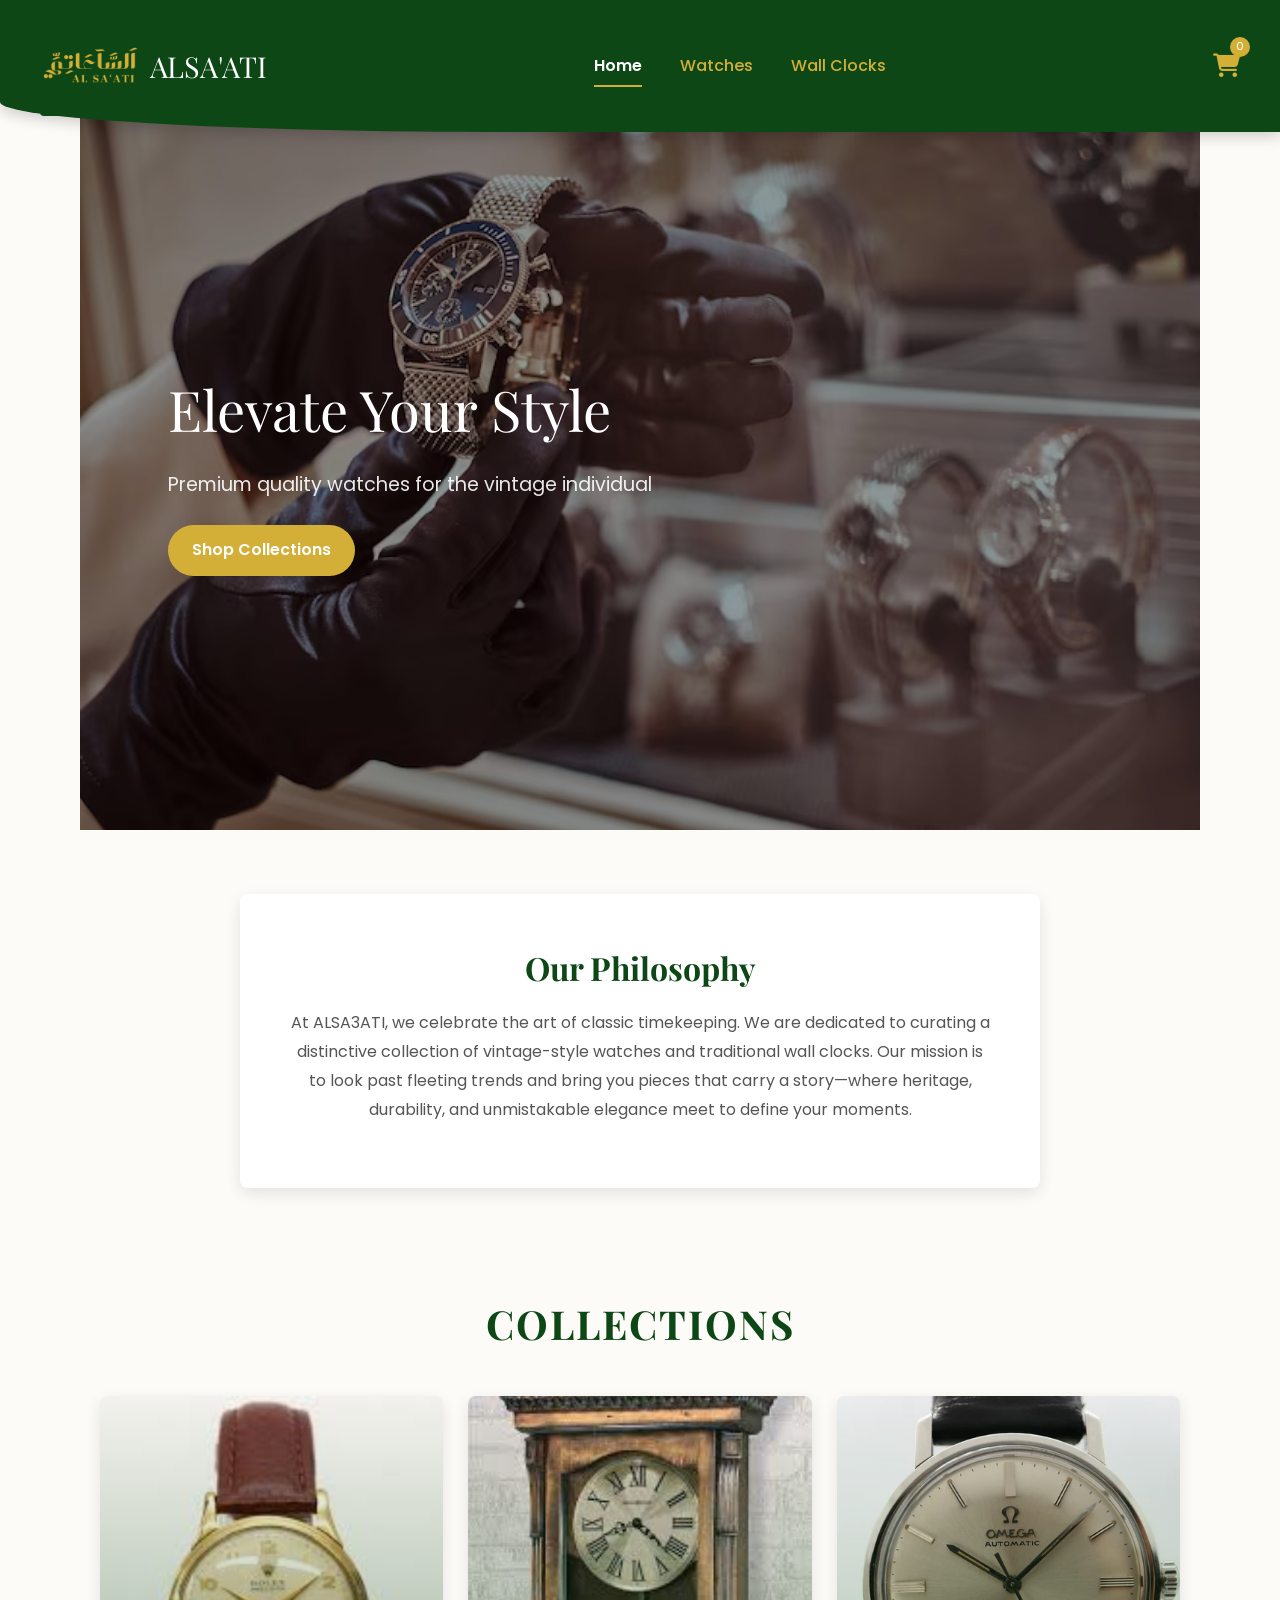
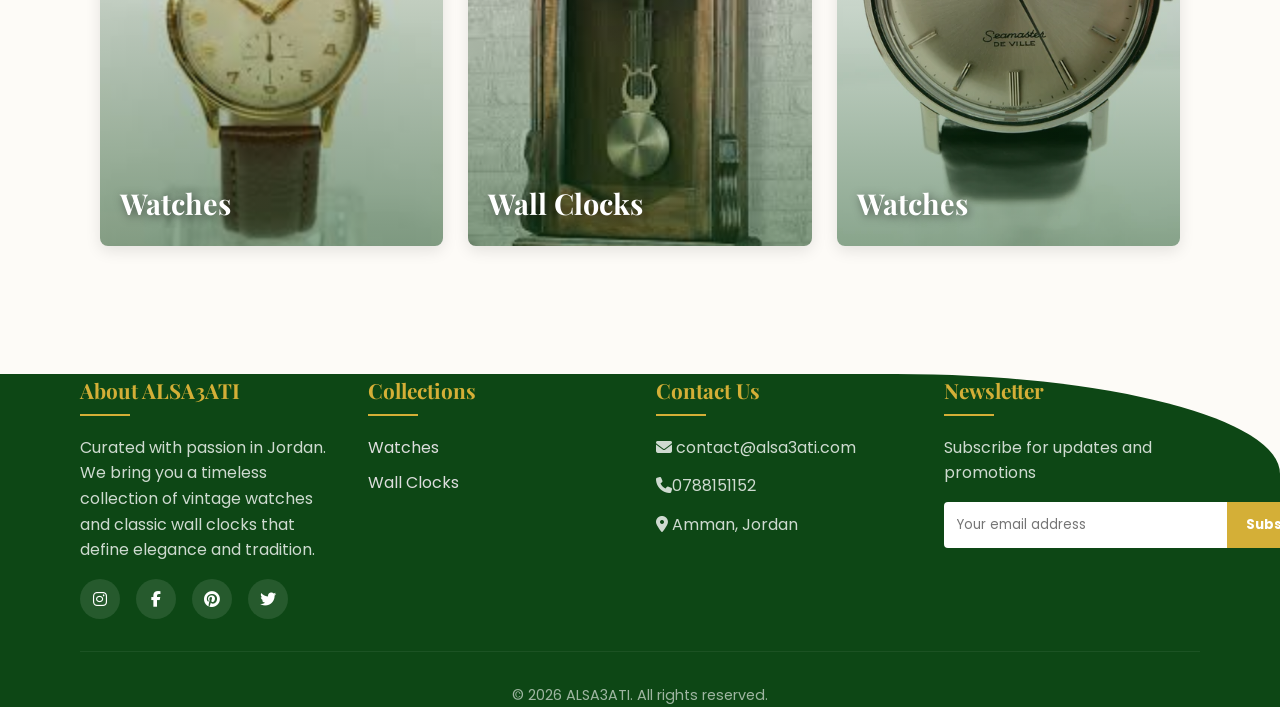
<file: index.html>
<!DOCTYPE html>
<html lang="en">
<head>
    <meta charset="UTF-8">
    <meta name="viewport" content="width=device-width, initial-scale=1.0">
    <title>ALSA'ATI | Vintage Watches</title>
    <link href="https://fonts.googleapis.com/css2?family=Playfair+Display:wght@700&family=Poppins:wght@300;400;600&display=swap" rel="stylesheet">
    <link rel="stylesheet" href="style.css">
    <link rel="stylesheet" href="https://cdnjs.cloudflare.com/ajax/libs/font-awesome/6.4.0/css/all.min.css">
    <link rel="icon" type="images/jpg" href="images/ALSA3ATI logo.png">
</head>
<body>
    <header>
        <div class="container header-container">
            <div class="logo">
                <img src="images/ALSA3ATI logo.png" alt="ALSA3ATI Logo">
                <h1>ALSA'ATI</h1>
            </div>
            <nav>
                <ul>
                    <li><a href="index.html" class="active">Home</a></li>
                    <li><a href="watches.html">Watches</a></li>
                    <li><a href="wallClocks.html">Wall Clocks</a></li>
                </ul>
            </nav>
            <div class="cart-icon" id="cartToggle">
                <i class="fas fa-shopping-cart"></i>
                <span class="cart-count">0</span>
            </div>
        </div>
    </header>

    <div class="overlay" id="overlay"></div>

    <main class="container">
        <section class="hero-banner" style="background-image: url('images/main.avif');">
            <div class="banner-content">
                <h1>Elevate Your Style</h1>
                <p>Premium quality watches for the vintage individual</p>
                <a href="watches.html" class="btn">Shop Collections</a>
            </div>
        </section>

        <section class="intro-section">
            <h2>Our Philosophy</h2>
            <p>At ALSA3ATI, we celebrate the art of classic timekeeping. We are dedicated to curating a distinctive collection of vintage-style watches and traditional wall clocks. Our mission is to look past fleeting trends and bring you pieces that carry a story—where heritage, durability, and unmistakable elegance meet to define your moments.</p>
        </section>

        <section class="collections">
            <h2>Collections</h2>
            <div class="collection-grid">
                <div class="in-grid">
                <a href="watches.html" class="collection-card">
                    <img src="images/rolexVintage.jpg" alt="Original Collection">
                    <h3>Watches</h3>
                </a>
                
                </div>
                <div class="in-grid">
                <a href="wallClocks.html" class="collection-card">
                    <img src="images/wallVintage.jpg" alt="Collapse Collection">
                    <h3>Wall Clocks</h3>
                </a>
                </div>
                <div class="in-grid">
                    <a href="watches.html" class="collection-card">
                    <img src="images/omegaVintage.webp" alt="Original Collection">
                    <h3>Watches</h3>
                </a>
                </div>
                
            </div>
        </section>
    </main>

    <div class="cart-sidebar" id="cartSidebar">
        <div class="cart-header">
            <h3>Your Cart</h3>
            <button class="close-cart" id="closeCart">×</button>
        </div>
        <div class="cart-items" id="cartItems">
            <p class="empty-cart">Your cart is empty</p>
        </div>
        <div class="cart-total">
            <p>Total: $<span id="cartTotal">0.00</span></p>
            <button class="checkout-btn">Proceed to Checkout</button>
        </div>
    </div>

    <footer>
        <div class="container">
            <div class="footer-content">
                <div class="footer-section">
                    <h3>About ALSA3ATI</h3>
                    <p>Curated with passion in Jordan. We bring you a timeless collection of vintage watches and classic wall clocks that define elegance and tradition.</p>
                    <div class="social-links">
                        <a href="#"><i class="fab fa-instagram"></i></a>
                        <a href="#"><i class="fab fa-facebook-f"></i></a>
                        <a href="#"><i class="fab fa-pinterest"></i></a>
                        <a href="#"><i class="fab fa-twitter"></i></a>
                    </div>
                </div>
                <div class="footer-section">
                    <h3>Collections</h3>
                    <ul>
                        <li><a href="watches.html">Watches</a></li>
                        <li><a href="wallClocks.html">Wall Clocks</a></li>
                    </ul>
                </div>
                <div class="footer-section">
                    <h3>Contact Us</h3>
                    <p><i class="fas fa-envelope"></i> contact@alsa3ati.com</p>
                    <p><i class="fas fa-phone"></i>0788151152</p>
                    <p><i class="fas fa-map-marker-alt"></i> Amman, Jordan</p>
                </div>
                <div class="footer-section">
                    <h3>Newsletter</h3>
                    <p>Subscribe for updates and promotions</p>
                    <form class="newsletter-form">
                        <input type="email" placeholder="Your email address" required>
                        <button type="submit">Subscribe</button>
                    </form>
                </div>
            </div>
            <div class="copyright">
                <p>&copy; 2026 ALSA3ATI. All rights reserved.</p>
            </div>
        </div>
    </footer>

    <script src="main.js"></script>
</body>
</html>
</file>
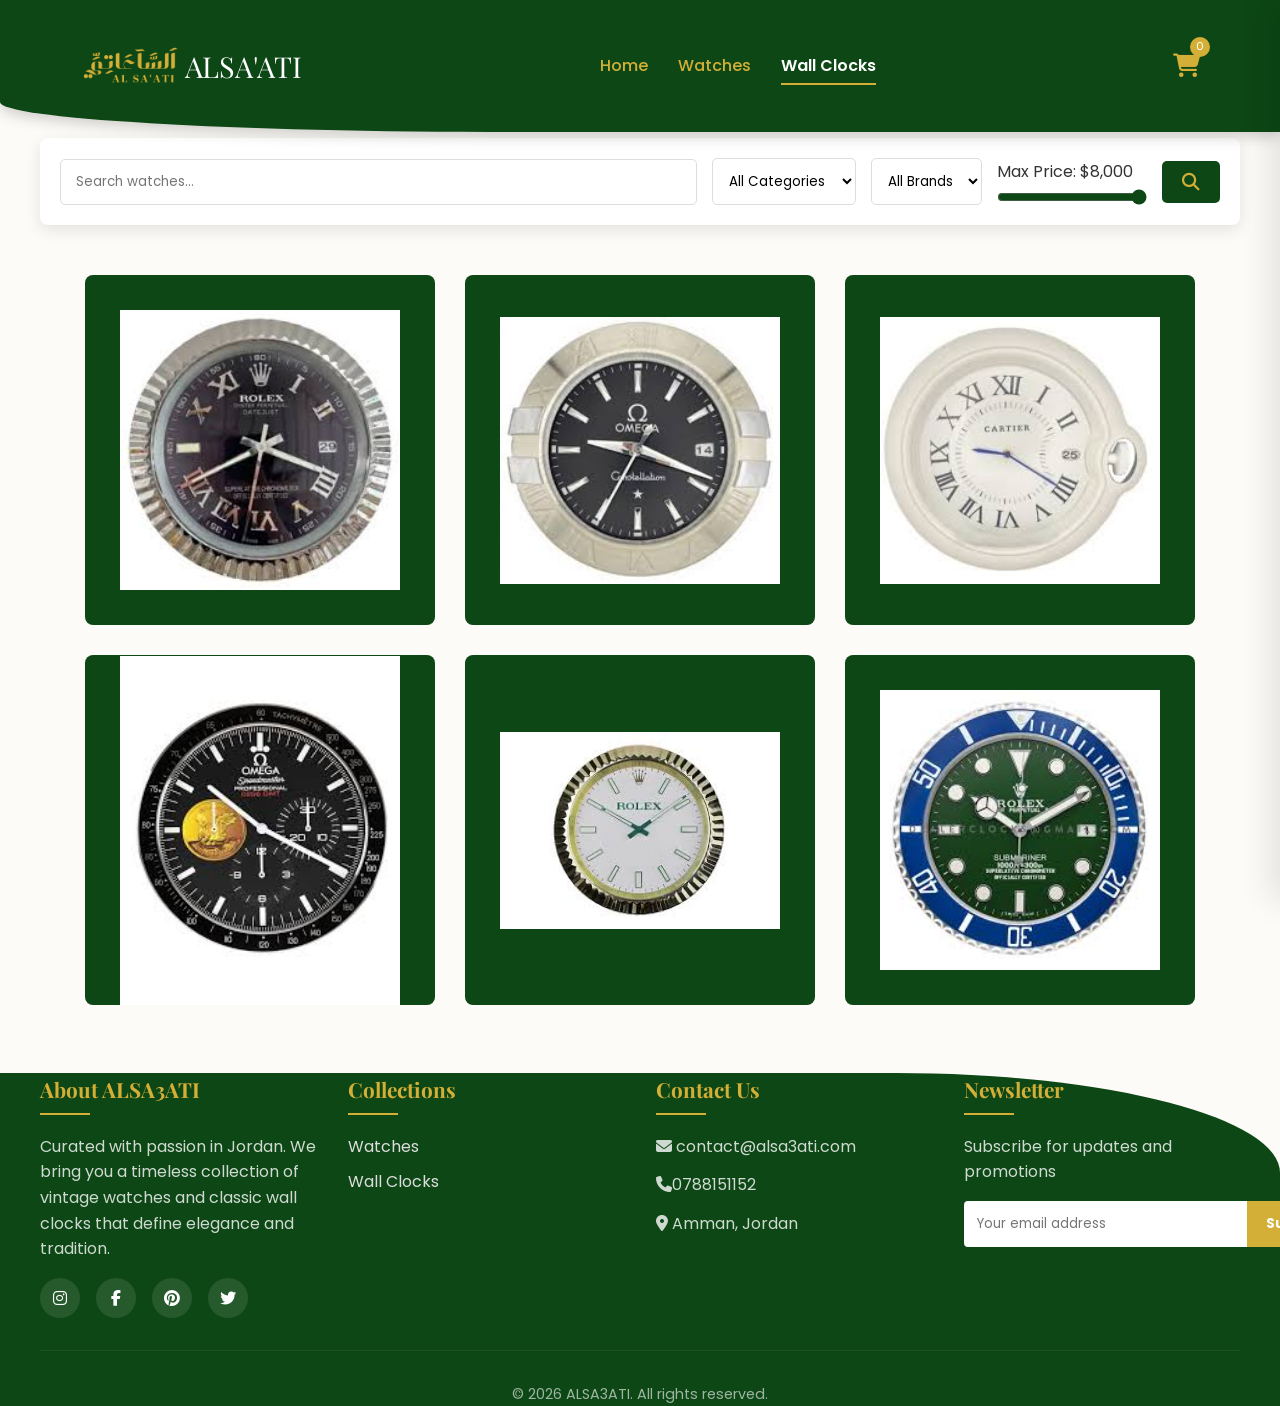
<file: wallClocks.html>
<!DOCTYPE html>
<html lang="en">

<head>
    <meta charset="UTF-8">
    <meta name="viewport" content="width=device-width, initial-scale=1.0">
    <title>ALSA'ATI | Vintage Watches</title>
    <link
        href="https://fonts.googleapis.com/css2?family=Playfair+Display:wght@700&family=Poppins:wght@300;400;600&display=swap"
        rel="stylesheet">
    <link rel="stylesheet" href="watches.css">
    <link rel="stylesheet" href="https://cdnjs.cloudflare.com/ajax/libs/font-awesome/6.4.0/css/all.min.css">
    <link rel="icon" type="images/jpg" href="images/ALSA3ATI logo.png">
</head>

<body>
    <header>
        <div class="container header-container">
            <div class="logo">
                <img src="./images/ALSA3ATI logo.png" alt="ALSA3ATI Logo">
                <h1>ALSA'ATI</h1>
            </div>
            <nav>
                <ul>
                    <li><a href="index.html">Home</a></li>
                    <li><a href="watches.html">Watches</a></li>
                    <li><a href="wallClocks.html" class="active">Wall Clocks</a></li>
                </ul>
            </nav>
            <div class="cart-icon" id="cartToggle">
                <i class="fas fa-shopping-cart"></i>
                <span class="cart-count">0</span>
            </div>
        </div>
    </header>

    <div class="overlay" id="overlay"></div>

    <main>
        <section class="products-section container">
            <h2>Watches Collection</h2>
            <section class="filters-section container">
                <div class="filter-group">
                    <input type="text" id="searchInput" placeholder="Search watches...">

                    <select id="categoryFilter">
                        <option value="all">All Categories</option>
                        <option value="Watches">Wrist Watches</option>
                        <option value="Wall Clocks">Wall Clocks</option>
                    </select>

                    <select id="brandFilter">
                        <option value="all">All Brands</option>
                        <option value="Rolex">Rolex</option>
                        <option value="Omega">Omega</option>
                        <option value="Cartier">Cartier</option>

                    </select>

                    <div class="price-range">
                        <label>Max Price: $<span id="priceValue">8,000</span></label>
                        <input type="range" id="priceFilter" min="0" max="8000" step="50" value="8000">
                    </div>
                    <button type="submit" id="searchSubmit">
                        <i class="fa fa-search"></i>
                    </button>
                </div>
            </section>

            <div class="products-grid" id="productsGrid">
                <div class="card" data-category="Wall Clocks">
                    <img src="./images/rolex.jpg" alt="Rolex Wall Clock" class="card__image" />

                    <div class="card__content">
                        <p class="card__title">Rolex‑Style Luxury Wall Clock | 2,500$</p>
                        <p class="card__description">
                            A luxury clock inspired by iconic Rolex watch designs — such as Submariner or GMT Master
                            aesthetics — making a bold statement on any living room or office wall.
                        </p>
                        <button class="buy-btn add-to-cart" data-id="wall1" data-name="Rolex Style Luxury Wall Clock "
                            data-price="2500" data-image="./images/rolex.jpg">
                            Add to Cart
                        </button>
                    </div>
                </div>

                <div class="card" data-category="Wall Clocks">
                    <img src="./images/omg.jpg" alt="Omega Wall Clock" class="card__image" />

                    <div class="card__content">
                        <p class="card__title">Omega Wall Clock | 5,500$</p>
                        <p class="card__description">
                            Clocks styled after Omega watches combine clean Swiss‑inspired design with precise
                            quartz movement — perfect for minimalist yet elegant interiors.
                        </p>
                        <button class="buy-btn add-to-cart" data-id="wall2" data-name="Omega Wall Clock"
                            data-price="5500" data-image="./images/omg.jpg">
                            Add to Cart
                        </button>
                    </div>
                </div>

                <div class="card" data-category="Wall Clocks">
                    <img src="./images/cartier.jpg" alt="Cartier Wall Clock" class="card__image" />

                    <div class="card__content">
                        <p class="card__title">Cartier Mystery Clocks | 6,000$</p>
                        <p class="card__description">
                            Cartier clocks are luxury timepieces famous for elegant design and innovative
                            craftsmanship. Their mystery clocks create the illusion of floating hands, making them
                            rare, artistic, and highly valuable.
                        </p>
                        <button class="buy-btn add-to-cart" data-id="wall3" data-name="Cartier Mystery Clocks"
                            data-price="6000" 
                            data-image="/images/cartier.jpg">
                            Add to Cart
                        </button>
                    </div>
                </div>

                <div class="card" data-category="Wall Clocks">
                    <img src="./images/omegawall.jpg" alt="Omega Speedmaster Wall Clock" class="card__image" />

                    <div class="card__content">
                        <p class="card__title">Omega Speedmaster (Moonwatch style wall clock) | 7,500$</p>
                        <p class="card__description">
                            The Omega Speedmaster wall clock represents space history and precision timing, while
                            the Rolex Submariner wall clock symbolizes luxury and professional diving design.
                        </p>
                        <button class="buy-btn add-to-cart" data-id="wall4"
                            data-name="Omega Speedmaster (Moonwatch style wall clock)" data-price="7500"
                            data-image="./images/omegawall.jpg">
                            Add to Cart
                        </button>
                    </div>
                </div>

                <div class="card" data-category="Wall Clocks">
                    <img src="./images/rolex2.jpg" alt="Rolex Submariner Wall Clock" class="card__image" />

                    <div class="card__content">
                        <p class="card__title">Rolex Submariner (wall clock) | 3,200$</p>
                        <p class="card__description">
                            The second wall clock is based on the Rolex Submariner, a legendary diving watch. It
                            features a green dial, bold hour markers, and a rotating bezel, symbolizing luxury,
                            durability, and professional underwater use.
                        </p>
                        <button class="buy-btn add-to-cart" data-id="wall5" data-name="Rolex Submariner (wall clock)"
                            data-price="3200" data-image="./images/rolex2.jpg">
                            Add to Cart
                        </button>
                    </div>
                </div>

                <div class="card" data-category="Wall Clocks">
                    <img src="./images/rolex3.jpg" alt="Rolex Submariner Wall Clock" class="card__image" />

                    <div class="card__content">
                        <p class="card__title">Rolex Submariner wall clock | 3,200$</p>
                        <p class="card__description">
                            This wall clock is inspired by the Rolex Submariner diving watch, known for its bold
                            markers and rotating bezel, symbolizing luxury, durability, and professional dive watch
                            design.
                        </p>
                        <button class="buy-btn add-to-cart" data-id="wall6" data-name="Modern Pendulum Wall Clock"
                            data-price="3200" data-image="./images/rolex3.jpg">
                            Add to Cart
                        </button>

                    </div>
                </div>
            </div>
        </section>
    </main>
    <div class="cart-sidebar" id="cartSidebar">
        <div class="cart-header">
            <h3>Your Cart</h3>
            <button class="close-cart" id="closeCart">×</button>
        </div>
        <div class="cart-items" id="cartItems">
            <p class="empty-cart">Your cart is empty</p>
        </div>
        <div class="cart-total">
            <p>Total: $<span id="cartTotal">0.00</span></p>
            <button class="checkout-btn">Proceed to Checkout</button>
        </div>
    </div>
    <footer>
        <div class="container">
            <div class="footer-content">
                <div class="footer-section">
                    <h3>About ALSA3ATI</h3>
                    <p>Curated with passion in Jordan. We bring you a timeless collection of vintage watches and classic
                        wall clocks that define elegance and tradition.</p>
                    <div class="social-links">
                        <a href="#"><i class="fab fa-instagram"></i></a>
                        <a href="#"><i class="fab fa-facebook-f"></i></a>
                        <a href="#"><i class="fab fa-pinterest"></i></a>
                        <a href="#"><i class="fab fa-twitter"></i></a>
                    </div>
                </div>
                <div class="footer-section">
                    <h3>Collections</h3>
                    <ul>
                        <li><a href="watches.html">Watches</a></li>
                        <li><a href="wallClocks.html">Wall Clocks</a></li>
                    </ul>
                </div>
                <div class="footer-section">
                    <h3>Contact Us</h3>
                    <p><i class="fas fa-envelope"></i> contact@alsa3ati.com</p>
                    <p><i class="fas fa-phone"></i>0788151152</p>
                    <p><i class="fas fa-map-marker-alt"></i> Amman, Jordan</p>
                </div>
                <div class="footer-section">
                    <h3>Newsletter</h3>
                    <p>Subscribe for updates and promotions</p>
                    <form class="newsletter-form">
                        <input type="email" placeholder="Your email address" required>
                        <button type="submit">Subscribe</button>
                    </form>
                </div>
            </div>
            <div class="copyright">
                <p>&copy; 2026 ALSA3ATI. All rights reserved.</p>
            </div>
        </div>
    </footer>

    <script src="main.js"></script>
</body>

</html>
</file>
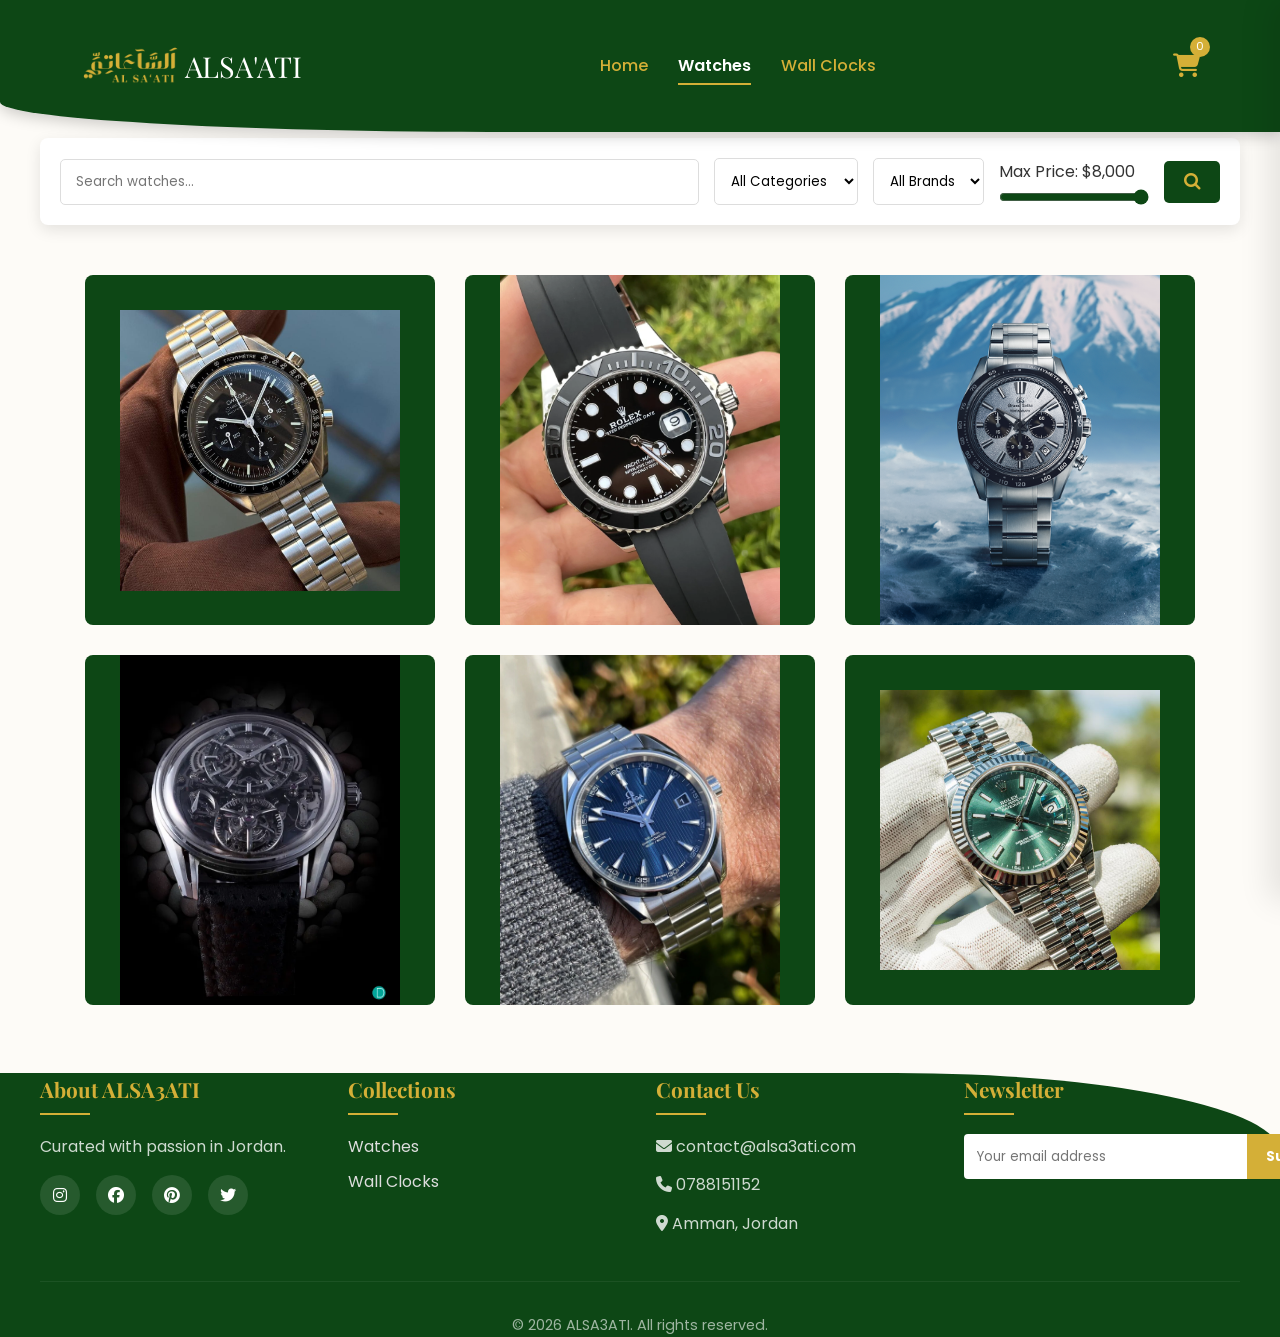
<file: watches.html>
<!DOCTYPE html>
<html lang="en">
<head>
    <meta charset="UTF-8">
    <meta name="viewport" content="width=device-width, initial-scale=1.0">
    <title>ALSA'ATI | Vintage Watches</title>
    <link href="https://fonts.googleapis.com/css2?family=Playfair+Display:wght@700&family=Poppins:wght@300;400;600&display=swap" rel="stylesheet">
    <link rel="stylesheet" href="watches.css">
    <link rel="stylesheet" href="https://cdnjs.cloudflare.com/ajax/libs/font-awesome/6.4.0/css/all.min.css">
    <link rel="icon" type="images/jpg" href="images/ALSA3ATI logo.png">
    <link rel="stylesheet" href="https://cdnjs.cloudflare.com/ajax/libs/font-awesome/4.7.0/css/font-awesome.min.css">
</head>

<body>
    <header>
        <div class="container header-container">
            <div class="logo">
                <img src="images/ALSA3ATI logo.png" alt="ALSA3ATI Logo">
                <h1>ALSA'ATI</h1>
            </div>
            <nav>
                <ul>
                    <li><a href="index.html">Home</a></li>
                    <li><a href="watches.html" class="active">Watches</a></li>
                    <li><a href="wallClocks.html">Wall Clocks</a></li>
                </ul>
            </nav>
            <div class="cart-icon" id="cartToggle">
                <i class="fas fa-shopping-cart"></i>
                <span class="cart-count">0</span>
            </div>
        </div>
    </header>

    <div class="overlay" id="overlay"></div>

    <main>
        <section class="products-section container">
            <h2>Watches Collection</h2>
            
            <section class="filters-section container">
                <div class="filter-group">
                    <input type="text" id="searchInput" placeholder="Search watches...">
        
                    <select id="categoryFilter">
                        <option value="all">All Categories</option>
                        <option value="Watches">Wrist Watches</option>
                        <option value="Wall Clocks">Wall Clocks</option>
                    </select>

                    <select id="brandFilter">
                        <option value="all">All Brands</option>
                        <option value="Rolex">Rolex</option>
                        <option value="Omega">Omega</option>
                        <option value="Seiko">Seiko</option>
                    </select>

                    <div class="price-range">
                        <label>Max Price: $<span id="priceValue">8,000</span></label>
                        <input type="range" id="priceFilter" min="0" max="8000" step="50" value="8000">
                    </div>
                    
                    <button type="submit" id="searchSubmit">
                      <i class="fa fa-search"></i>
                    </button>
                </div>
            </section>

            <div class="products-grid" id="productsGrid">
                
                <div class="card" data-category="Watches">
                    <img src="images/42963120-o0bc7ptu376sdcu9thnryro0-ExtraLarge.jpg" alt="Omega Wrist Watch" class="card__image"/>
                    <div class="card__content">
                        <p class="card__title">Omega Classic | $1,200</p>
                        <p class="card__description">
                            Handcrafted by a select group of horologists in Switzerland, 
                            this Master Chronometer certified tourbillon is a stunning tribute to the watchmaker's art.
                        </p>
                        <button class="buy-btn add-to-cart" 
                            data-id="watch_01" 
                            data-name="Omega Classic" 
                            data-price="1200" 
                            data-image="images/42963120-o0bc7ptu376sdcu9thnryro0-ExtraLarge.jpg">
                            Add to Cart
                        </button>
                    </div>
                </div>

                <div class="card" data-category="Watches">
                    <img src="images/black-rolex-watch.webp" alt="Rolex Vintage" class="card__image"/>
                    <div class="card__content">
                        <p class="card__title">Rolex Vintage | $1,800</p>
                        <p class="card__description">
                           The Oyster Perpetual Day-Date forms a bridge between past and future. Witness history on the wrist of pioneers.
                        </p>
                        <button class="buy-btn add-to-cart" 
                            data-id="watch_02" 
                            data-name="Rolex Vintage" 
                            data-price="1800" 
                            data-image="images/black-rolex-watch.webp">
                            Add to Cart
                        </button>
                    </div>
                </div>

                <div class="card" data-category="Watches">
                    <img src="images/SLGC007_KV_SP.png" alt="Seiko Watch" class="card__image"/>
                    <div class="card__content">
                        <p class="card__title">Seiko Presage | $600</p>
                        <p class="card__description">
                            The Presage Collection blends precision Japanese technology with superior craftsmanship and design.
                        </p>
                        <button class="buy-btn add-to-cart" 
                            data-id="watch_03" 
                            data-name="Seiko Presage" 
                            data-price="600" 
                            data-image="images/SLGC007_KV_SP.png">
                            Add to Cart
                        </button>
                    </div>
                </div>

                <div class="card" data-category="Watches">
                    <img src="images/grand-seiko-kodo-hero.webp" alt="Seiko Watch" class="card__image"/>
                    <div class="card__content">
                        <p class="card__title">Grand Seiko | $7,500</p>
                        <p class="card__description">
                            A modern take on a classic style with a sleek, angular case design perfect for dress occasions.
                        </p>
                        <button class="buy-btn add-to-cart" 
                            data-id="watch_04" 
                            data-name="Grand Seiko" 
                            data-price="7500" 
                            data-image="images/grand-seiko-kodo-hero.webp">
                            Add to Cart
                        </button>
                    </div>
                </div>

                <div class="card" data-category="Watches">
                    <img src="images/omega.webp" alt="Omega Watch" class="card__image"/>
                    <div class="card__content">
                        <p class="card__title">Omega Authentic | $1,500</p>
                        <p class="card__description">
                            Every item is inspected by our expert team to ensure the foundation of authenticity.
                        </p>
                        <button class="buy-btn add-to-cart" 
                            data-id="watch_05" 
                            data-name="Omega Authentic" 
                            data-price="1500" 
                            data-image="images/omega.webp">
                            Add to Cart
                        </button>
                    </div>
                </div>

                <div class="card" data-category="Watches">
                    <img src="images/rolextop.jpg" alt="Rolex Watch" class="card__image"/>
                    <div class="card__content">
                        <p class="card__title">Rolex Top Edition | $1,800</p>
                        <p class="card__description">
                            All new Rolex watches come with a five-year international guarantee following stringent testing.
                        </p>
                        <button class="buy-btn add-to-cart" 
                            data-id="watch_06" 
                            data-name="Rolex Top Edition" 
                            data-price="1800" 
                            data-image="images/rolextop.jpg">
                            Add to Cart
                        </button>
                    </div>
                </div>

            </div> <div id="noResults" style="display: none; text-align: center; padding: 60px 0; width: 100%;">
                <i class="fa fa-search" style="font-size: 3rem; color: var(--secondary); margin-bottom: 20px;"></i>
                <h3 style="font-family: 'Playfair Display', serif; font-size: 1.8rem; color: var(--primary);">No results found</h3>
                <p style="color: #777;">Try adjusting your search or filters to find what you're looking for.</p>
            </div>

        </section>  
    </main>

    <div class="cart-sidebar" id="cartSidebar">
        <div class="cart-header">
            <h3>Your Cart</h3>
            <button class="close-cart" id="closeCart">×</button>
        </div>
        <div class="cart-items" id="cartItems">
            <p class="empty-cart">Your cart is empty</p>
        </div>
        <div class="cart-total">
            <p>Total: $<span id="cartTotal">0.00</span></p>
            <button class="checkout-btn">Proceed to Checkout</button>
        </div>
    </div>

    <footer>
        <div class="container">
            <div class="footer-content">
                <div class="footer-section">
                    <h3>About ALSA3ATI</h3>
                    <p>Curated with passion in Jordan.</p>
                    <div class="social-links">
                        <a href="#"><i class="fab fa-instagram"></i></a>
                        <a href="#"><i class="fab fa-facebook-f"></i></a>
                        <a href="#"><i class="fab fa-pinterest"></i></a>
                        <a href="#"><i class="fab fa-twitter"></i></a>
                    </div>
                </div>
                <div class="footer-section">
                    <h3>Collections</h3>
                    <ul>
                        <li><a href="watches.html">Watches</a></li>
                        <li><a href="wallClocks.html">Wall Clocks</a></li>
                    </ul>
                </div>
                <div class="footer-section">
                    <h3>Contact Us</h3>
                    <p><i class="fas fa-envelope"></i> contact@alsa3ati.com</p>
                    <p><i class="fas fa-phone"></i> 0788151152</p>
                    <p><i class="fas fa-map-marker-alt"></i> Amman, Jordan</p>
                </div>
                <div class="footer-section">
                    <h3>Newsletter</h3>
                    <form class="newsletter-form">
                        <input type="email" placeholder="Your email address" required>
                        <button type="submit">Subscribe</button>
                    </form>
                </div>
            </div>
            <div class="copyright">
                <p>&copy; 2026 ALSA3ATI. All rights reserved.</p>
            </div>
        </div>
    </footer>

    <script src="main.js"></script>
</body>
</html>
</file>
<file: style.css>
/* Base Styles */
:root {
    --primary: #0D4715;   
    --secondary: #D4AF37; 
    --light: #ecf0f1;
    --dark: #FDFBF7;      
    --text: #333;
    --transition: all 0.3s ease;
    --border-radius: 8px;
    --shadow: 0 5px 15px rgba(0,0,0,0.1);
    --shadow-hover: 0 15px 30px rgba(0,0,0,0.15);
}

* {
    margin: 0;
    padding: 0;
    box-sizing: border-box;
    font-family: 'Poppins', sans-serif;
}
    
body {
    background-color: var(--dark);
    color: var(--text);
    line-height: 1.6;
    overflow-x: hidden;
    padding-top: 100px;
}
h1, h2, h3, .logo h1, .banner-content h1, .intro-section h2 {
    font-family: 'Playfair Display', serif;
}
.container {
    width: 100%;
    max-width: 1200px;     
    margin: 0 auto;
    padding: 0 40px;       
}

/* Header Styles */
header {
    background-color: var(--primary);
    box-shadow: 0 4px 15px rgba(0,0,0,0.2);
    position: fixed;
    width: 100%;
    top: 0;
    z-index: 1000;
    border-bottom-left-radius: 40% 30px; 
    transition: var(--transition);
}

.header-container {
    display: flex;
    justify-content: space-between;
    align-items: center;
    padding: 1rem 0; 
}

.logo {
    display: flex;
    align-items: center;
}

.logo img {
    height: 100px;
    margin-right: 10px;
    border-radius: 4px;
}

.logo h1 {
    font-size: 1.8rem;
    font-weight: 400;
    color: white; 
}

nav ul {
    display: flex;
    list-style: none;
}

nav ul li a {
    text-decoration: none;
    color: var(--secondary);
    font-weight: 500;
    margin: 0 1.2rem;
    transition: var(--transition);
    position: relative;
    padding: 5px 0;
}

nav ul li a:hover {
    color: var(--dark);
}

nav ul li a.active {
    color: white;
    font-weight: 600;
}

nav ul li a.active::after {
    content: '';
    position: absolute;
    bottom: -5px;
    left: 0;
    width: 100%;
    height: 2px;
    background-color: var(--secondary);
}

.cart-icon {
    font-size: 1.5rem;
    cursor: pointer;
    position: relative;
    color: var(--secondary);
    transition: var(--transition);
}

.cart-icon:hover {
    color: var(--dark);
    transform: scale(1.1);
}

.cart-count {
    position: absolute;
    top: -10px;
    right: -10px;
    background: var(--secondary);
    color: white;
    border-radius: 50%;
    width: 20px;
    height: 20px;
    display: flex;
    justify-content: center;
    align-items: center;
    font-size: 0.7rem;
}

/* Hero Banner */
.hero-banner {
    height: 80vh;
    background-size: cover;
    background-position: center;
    display: flex;
    align-items: center;
    margin-top: 10px;
    position: relative;
}

.hero-banner::before {
    content: '';
    position: absolute;
    top: 0;
    left: 0;
    width: 100%;
    height: 100%;
    background: rgba(0,0,0,0.4);
}

.banner-content {
    position: relative;
    color: white;
    max-width: 600px;
    padding: 2rem;
    margin-left: 5%;
}

.banner-content h1 {
    font-size: 3.5rem;
    margin-bottom: 1rem;
    font-weight: 300;
}

.banner-content p {
    font-size: 1.2rem;
    opacity: 0.9;
    margin-bottom: 1.5rem;
}

.btn {
    display: inline-block;
    background: var(--secondary);
    color: white;
    padding: 0.8rem 1.5rem;
    border-radius: 30px;
    text-decoration: none;
    font-weight: 600;
    transition: var(--transition);
}

.btn:hover {
    background: white;
    color: var(--primary);
    transform: translateY(-3px);
}

/* Our Philosophy */
.intro-section {
    background: white;
    padding: 3rem;
    border-radius: var(--border-radius);
    box-shadow: var(--shadow);
    margin: 4rem auto;
    max-width: 800px;
    text-align: center;
}

.intro-section h2 {
    font-size: 2rem;
    margin-bottom: 1rem;
    color: var(--primary);
}

.intro-section p {
    margin-bottom: 1rem;
    line-height: 1.8;
    color: #555;
}

/* Collections Section */
.collections {
    padding: 40px 0 80px;
    text-align: center;
    background-color: var(--dark); 
}

.collections h2 {
    font-size: 2.5rem;
    margin-bottom: 40px;
    color: var(--primary); 
    letter-spacing: 2px;
    text-transform: uppercase;
}

.collection-grid {
    display: flex;
    justify-content: center;
    gap: 25px; 
    flex-wrap: wrap;
    max-width: 1200px;
    margin: 0 auto;
    padding: 0 20px;
}

.in-grid {
    flex: 1; 
    min-width: 300px; 
    max-width: 380px;
}

.collection-card {
    display: block;
    position: relative;
    overflow: hidden;
    border-radius: var(--border-radius);
    text-decoration: none;
    box-shadow: var(--shadow);
    transition: var(--transition);
}

.collection-card img {
    width: 100%;
    height: 450px;
    object-fit: cover; 
    display: block;
    transition: transform 0.6s cubic-bezier(0.165, 0.84, 0.44, 1);
}

.collection-card:hover img {
    transform: scale(1.1);
}

.collection-card h3 {
    position: absolute;
    bottom: 20px;
    left: 20px;
    color: #fff;
    font-size: 1.8rem;
    z-index: 2;
    text-shadow: 2px 2px 10px rgba(0, 0, 0, 0.5); 
}

.collection-card::after {
    content: '';
    position: absolute;
    top: 0; left: 0; width: 100%; height: 100%;
    background: linear-gradient(to top, rgba(13, 71, 21, 0.8), transparent);
    opacity: 0.6;
    transition: var(--transition);
}

.collection-card:hover::after {
    opacity: 0.9;
}

.collection-card:hover {
    transform: translateY(-10px); 
    box-shadow: var(--shadow-hover);
}

/* --- Shopping Cart Sidebar Fix --- */
.cart-icon {
    font-size: 1.5rem;
    cursor: pointer;
    position: relative;
    color: var(--secondary);
    transition: var(--transition);
}

.cart-icon:hover {
    color: var(--dark);
    transform: scale(1.1);
}

.cart-count {
    position: absolute;
    top: -10px;
    right: -10px;
    background: var(--secondary);
    color: white;
    border-radius: 50%;
    width: 20px;
    height: 20px;
    display: flex;
    justify-content: center;
    align-items: center;
    font-size: 0.7rem;
}
.cart-sidebar {
    position: fixed;
    top: 0;
    right: -400px;
    width: 100%;
    max-width: 380px;
    height: 100vh;
    background: var(--dark);
    box-shadow: -5px 0 15px rgba(0,0,0,0.1);
    transition: var(--transition);
    z-index: 1100;
    display: flex;
    flex-direction: column;
}

.cart-sidebar.active {
    right: 0;
}

.cart-header {
    display: flex;
    justify-content: space-between;
    align-items: center;
    padding: 1.5rem;
    border-bottom: 1px solid rgba(0,0,0,0.1);
}

.close-cart {
    background: none;
    border: none;
    font-size: 1.8rem;
    cursor: pointer;
    color: var(--primary);
    transition: var(--transition);
}

.close-cart:hover {
    color: var(--secondary);
}

.cart-items {
    flex: 1;
    overflow-y: auto;
    padding: 1.5rem;
}

.empty-cart {
    text-align: center;
    margin-top: 2rem;
    color: #777;
}

.cart-total {
    padding: 1.5rem;
    border-top: 1px solid rgba(0,0,0,0.1);
    text-align: right;
    font-size: 1.2rem;
    font-weight: bold;
    color: var(--primary);
}

.checkout-btn {
    width: 100%;
    padding: 1rem;
    background: var(--primary);
    color: white;
    border: none;
    margin-top: 1rem;
    cursor: pointer;
    font-size: 1rem;
    border-radius: 4px;
    transition: var(--transition);
}

.checkout-btn:hover {
    background: var(--text);
}

/* Overlay for cart */
.overlay {
    position: fixed;
    top: 0;
    left: 0;
    width: 100%;
    height: 100%;
    background: rgba(0,0,0,0.5);
    z-index: 1000;
    display: none;
}

.overlay.active {
    display: block;
}
/* --- Cart Item Styling --- */
.cart-items {
    flex: 1;
    overflow-y: auto;
    padding: 20px;
}

.cart-item {
    display: grid;
    grid-template-columns: 100px 1fr;
    gap: 15px;
    margin-bottom: 25px;
    padding-bottom: 20px;
    border-bottom: 1px solid #f0f0f0;
    align-items: center;
}

.cart-item img {
    width: 100%;
    height: 100px;
    object-fit: cover;
    background-color: #f9f9f9;
    border-radius: 4px;
}

.cart-item-details h4 {
    font-family: 'Poppins', sans-serif;
    font-size: 1rem;
    color: var(--primary);
    margin-bottom: 5px;
}

.cart-item-details p {
    color: #666;
    font-size: 0.9rem;
    margin-bottom: 10px;
}

.cart-item-actions {
    display: flex;
    align-items: center;
    gap: 10px;
    border: 1px solid #ddd;
    width: fit-content;
    border-radius: 4px;
    padding: 2px;
}

.cart-item-actions button {
    background: none;
    border: none;
    width: 25px;
    height: 25px;
    cursor: pointer;
    font-weight: bold;
    display: flex;
    justify-content: center;
    align-items: center;
}

.cart-item-actions button:hover {
    background-color: #f0f0f0;
}

.cart-item-actions span {
    font-size: 0.9rem;
    min-width: 20px;
    text-align: center;
}

.cart-total {
    padding: 30px 20px;
    background: #fff;
    border-top: 1px solid #eee;
}

.cart-total p {
    display: flex;
    justify-content: space-between;
    font-weight: bold;
    font-size: 1.1rem;
    color: var(--primary);
    margin-bottom: 20px;
}

.checkout-btn {
    width: 100%;
    padding: 15px;
    background-color: var(--primary);
    color: white;
    border: none;
    border-radius: 4px;
    font-weight: 600;
    font-size: 1rem;
    cursor: pointer;
    transition: var(--transition);
}

.checkout-btn:hover {
    background-color: #08300d;
}
/* Footer */
footer {
    background: var(--primary);
    color: white;
    padding: 3rem 0 2rem;
    margin-top: 3rem;
    border-top-right-radius: 30%;
    padding: 0 15px;
}

.footer-content {
    display: grid;
    grid-template-columns: repeat(auto-fit, minmax(250px, 1fr));
    gap: 2rem;
    margin-bottom: 2rem;
}

.footer-section h3 {
    font-size: 1.3rem;
    margin-bottom: 1.2rem;
    position: relative;
    padding-bottom: 0.5rem;
    color: var(--secondary); /* Gold Text */
}

.footer-section h3::after {
    content: '';
    position: absolute;
    bottom: 0;
    left: 0;
    width: 50px;
    height: 2px;
    background: var(--secondary);
}

.footer-section p {
    margin-bottom: 0.8rem;
    opacity: 0.8;
}

.footer-section ul {
    list-style: none;
}

.footer-section ul li {
    margin-bottom: 0.6rem;
}

.footer-section ul li a {
    color: #ddd;
    text-decoration: none;
    transition: var(--transition);
}

.footer-section ul li a:hover {
    color: var(--secondary);
    padding-left: 5px;
}

.social-links {
    display: flex;
    gap: 1rem;
    margin-top: 1rem;
}

.social-links a {
    display: flex;
    align-items: center;
    justify-content: center;
    width: 40px;
    height: 40px;
    border-radius: 50%;
    background: rgba(255,255,255,0.1);
    color: white;
    transition: var(--transition);
    text-decoration: none;
}

.social-links a:hover {
    background: var(--secondary);
    transform: translateY(-3px);
}

.newsletter-form {
    display: flex;
    margin-top: 1rem;
}

.newsletter-form input {
    flex: 1;
    padding: 0.8rem;
    border: none;
    border-radius: 4px 0 0 4px;
    outline: none;
}

.newsletter-form button {
    background: var(--secondary);
    color: white;
    border: none;
    padding: 0 1.2rem;
    border-radius: 0 4px 4px 0;
    cursor: pointer;
    font-weight: bold;
}

.copyright {
    text-align: center;
    padding-top: 2rem;
    border-top: 1px solid rgba(255,255,255,0.1);
    opacity: 0.6;
    font-size: 0.9rem;
}

/* Responsive Styles */
@media screen and (max-width: 1024px) {
    .banner-content h1 {
        font-size: 2.8rem;
    }
    
    .collection-grid {
        gap: 15px;
    }
    
    .in-grid {
        max-width: 45%; /* Show 2 cards per row */
    }
}

/* 2. Tablets (under 768px) */
@media screen and (max-width: 768px) {
    /* Header Adjustments */
    header {
        border-bottom-left-radius: 20px; /* Less aggressive curve on mobile */
    }

    .header-container {
        flex-direction: row;
        gap: 15px;
        text-align: center;
    }

    nav ul {
        flex-wrap: wrap;
        justify-content: center;
    }

    nav ul li a {
        margin: 0 0.8rem;
        font-size: 0.9rem;
    }

    /* Hero Banner */
    .hero-banner {
        height: 60vh;
    }

    .banner-content {
        margin-left: 0;
        text-align: center;
        max-width: 100%;
        padding: 1.5rem;
    }

    .banner-content h1 {
        font-size: 2.2rem;
    }

    /* Collections Grid */
    .in-grid {
        max-width: 100%; /* Stack cards 1 per row */
        width: 100%;
    }

    /* Philosophy Section */
    .intro-section {
        margin: 2rem 15px;
        padding: 1.5rem;
    }

    /* Footer */
    footer {
        border-top-right-radius: 20px;
    }
    
    .footer-content {
        grid-template-columns: 1fr; /* Single column footer */
        text-align: center;
    }

    .footer-section h3::after {
        left: 50%;
        transform: translateX(-50%);
    }

    .social-links {
        justify-content: center;
    }
}

/* 3. Small Mobile Phones (under 480px) */
@media screen and (max-width: 480px) {
    .logo h1 {
        font-size: 1.4rem;
    }

    .banner-content h1 {
        font-size: 1.8rem;
    }

    .btn {
        width: 100%; /* Full width buttons for easier tapping */
        text-align: center;
    }

    .cart-sidebar {
        max-width: 100%; /* Cart fills screen on tiny phones */
    }

    .collection-card img {
        height: 350px; /* Slightly shorter images on phones */
    }
}
</file>
<file: watches.css>
/* Base Styles & Variables (from style.css) */
:root {
    --primary: #0D4715;
    --secondary: #D4AF37;
    --light: #ecf0f1;
    --dark: #FDFBF7;
    --text: #333;
    --transition: all 0.3s ease;
    --border-radius: 8px;
    --shadow: 0 5px 15px rgba(0,0,0,0.1);
    --shadow-hover: 0 15px 30px rgba(0,0,0,0.15);
}

* {
    margin: 0;
    padding: 0;
    box-sizing: border-box;
    font-family: 'Poppins', sans-serif;
}

body {
    background-color: var(--dark);
    color: var(--text);
    line-height: 1.6;
    overflow-x: hidden;
    padding-top: 100px;
}

h1, h2, h3, .logo h1, .card__title {
    font-family: 'Playfair Display', serif;
}
h2{
    justify-content: center;
    text-align: center;
}

.container {
    width: 100%;
    max-width: 1200px;
    margin: 0 auto;
}

/* --- 2. Header & Navigation --- */
header {
    background-color: var(--primary);
    box-shadow: 0 4px 15px rgba(0,0,0,0.2);
    position: fixed; 
    width: 100%;
    top: 0;
    z-index: 1000;
    border-bottom-left-radius: 40% 30px; 
    
    transition: var(--transition);
}

.header-container {
    display: flex;
    justify-content: space-between;
    align-items: center;
    padding: 1rem 40px;
}

.logo {
    display: flex;
    align-items: center;
    gap: 5px;
}

.logo img {
    height: 100px;
    width: auto;
    border-radius: 8px;
}

.logo h1 {
    font-size: 1.8rem;
    font-weight: 400;
    color: white; 
}

nav ul {
    display: flex;
    list-style: none;
    gap: 30px;
}

nav ul li a {
    text-decoration: none;
    color: var(--secondary);
    font-weight: 500;
    transition: var(--transition);
    position: relative;
    padding: 8px 0;
}

nav ul li a:hover { color: white; }

nav ul li a.active { color: white; font-weight: 600; }

nav ul li a.active::after {
    content: '';
    position: absolute;
    bottom: 0;
    left: 0;
    width: 100%;
    height: 2px;
    background-color: var(--secondary);
}

.header-actions {
    display: flex;
    align-items: center;
    gap: 20px;
    color: var(--secondary);
}
/* --- Shopping Cart Sidebar Fix --- */
.cart-icon {
    font-size: 1.5rem;
    cursor: pointer;
    position: relative;
    color: var(--secondary);
    transition: var(--transition);
}

.cart-icon:hover {
    color: var(--dark);
    transform: scale(1.1);
}

.cart-count {
    position: absolute;
    top: -10px;
    right: -10px;
    background: var(--secondary);
    color: white;
    border-radius: 50%;
    width: 20px;
    height: 20px;
    display: flex;
    justify-content: center;
    align-items: center;
    font-size: 0.7rem;
}
.cart-sidebar {
    position: fixed;
    top: 0;
    right: -400px;
    width: 100%;
    max-width: 400px;
    height: 100vh;
    background: white;
    box-shadow: -10px 0 30px rgba(0,0,0,0.1);
    transition: var(--transition);
    z-index: 2000;
    display: flex;
    flex-direction: column;
}

.cart-sidebar.active {
    right: 0; 
}

.cart-header {
    display: flex;
    justify-content: space-between;
    align-items: center;
    padding: 1.5rem;
    border-bottom: 1px solid rgba(0,0,0,0.1);
}

.close-cart {
    background: none;
    border: none;
    font-size: 1.8rem;
    cursor: pointer;
    color: var(--primary);
    transition: var(--transition);
}

.close-cart:hover {
    color: var(--secondary);
}

.cart-items {
    flex: 1;
    overflow-y: auto;
    padding: 1.5rem;
}

.empty-cart {
    text-align: center;
    margin-top: 2rem;
    color: #777;
}

.cart-total {
    padding: 1.5rem;
    border-top: 1px solid rgba(0,0,0,0.1);
    text-align: right;
    font-size: 1.2rem;
    font-weight: bold;
    color: var(--primary);
}

.checkout-btn {
    width: 100%;
    padding: 1rem;
    background: var(--primary);
    color: white;
    border: none;
    margin-top: 1rem;
    cursor: pointer;
    font-size: 1rem;
    border-radius: 4px;
    transition: var(--transition);
}

.checkout-btn:hover {
    background: var(--text);
}

/* Overlay for cart */
.overlay {
    position: fixed;
    top: 0;
    left: 0;
    width: 100%;
    height: 100%;
    background: rgba(0,0,0,0.5);
    z-index: 1000;
    display: none;
}

.overlay.active {
    display: block;
}
/* --- Cart Item Styling--- */
.cart-items {
    flex: 1;
    overflow-y: auto;
    padding: 20px;
}

.cart-item {
    display: grid;
    grid-template-columns: 100px 1fr;
    gap: 15px;
    margin-bottom: 25px;
    padding-bottom: 20px;
    border-bottom: 1px solid #f0f0f0;
    align-items: center;
}

.cart-item img {
    width: 100%;
    height: 100px;
    object-fit: cover;
    background-color: #f9f9f9;
    border-radius: 4px;
}

.cart-item-details h4 {
    font-family: 'Poppins', sans-serif;
    font-size: 1rem;
    color: var(--primary);
    margin-bottom: 5px;
}

.cart-item-details p {
    color: #666;
    font-size: 0.9rem;
    margin-bottom: 10px;
}

.cart-item-actions {
    display: flex;
    align-items: center;
    gap: 10px;
    border: 1px solid #ddd;
    width: fit-content;
    border-radius: 4px;
    padding: 2px;
}

.cart-item-actions button {
    background: none;
    border: none;
    width: 25px;
    height: 25px;
    cursor: pointer;
    font-weight: bold;
    display: flex;
    justify-content: center;
    align-items: center;
}

.cart-item-actions button:hover {
    background-color: #f0f0f0;
}

.cart-item-actions span {
    font-size: 0.9rem;
    min-width: 20px;
    text-align: center;
}

.cart-total {
    padding: 30px 20px;
    background: #fff;
    border-top: 1px solid #eee;
}

.cart-total p {
    display: flex;
    justify-content: space-between;
    font-weight: bold;
    font-size: 1.1rem;
    color: var(--primary);
    margin-bottom: 20px;
}

.checkout-btn {
    width: 100%;
    padding: 15px;
    background-color: var(--primary); 
    color: white;
    border: none;
    border-radius: 4px;
    font-weight: 600;
    font-size: 1rem;
    cursor: pointer;
    transition: var(--transition);
}

.checkout-btn:hover {
    background-color: #08300d; 
}
/* --- 3. Filters Section Styles --- */
.filter-group {
    display: flex;
    flex-wrap: wrap;
    gap: 15px;
    align-items: center;
    background: #fff;
    padding: 20px;
    border-radius: var(--border-radius);
    box-shadow: var(--shadow);
    margin-bottom: 30px;
}

/* Style for the text input */
#searchInput {
    flex: 1; /* Makes it take up available space */
    min-width: 200px;
    padding: 12px 15px;
    border: 1px solid #ddd;
    border-radius: 5px;
    font-family: 'Poppins', sans-serif;
    outline: none;
    transition: border-color 0.3s ease;
}

#searchInput:focus {
    border-color: var(--secondary); /* Turns gold on click */
}

/* --- THE SEARCH BUTTON --- */
.filter-group button[type="submit"] {
    background-color: var(--primary); /* Deep Green */
    color: var(--secondary);        /* Luxury Gold Icon */
    border: none;
    padding: 12px 20px;
    border-radius: 5px;
    cursor: pointer;
    font-size: 1.1rem;
    transition: all 0.3s ease;
    display: flex;
    align-items: center;
    justify-content: center;
}

.filter-group button[type="submit"]:hover {
    background-color: #08300d; /* Darker Green */
    transform: translateY(-2px); /* Subtle lift effect */
    box-shadow: 0 4px 8px rgba(0,0,0,0.15);
}

.filter-group button[type="submit"]:active {
    transform: translateY(0);
}

/* Style for the dropdown selects to match */
#categoryFilter, #brandFilter {
    padding: 12px;
    border: 1px solid #ddd;
    border-radius: 5px;
    background-color: white;
    font-family: 'Poppins', sans-serif;
    cursor: pointer;
}

/* Price Range Styling */
.price-range {
    display: flex;
    flex-direction: column;
    gap: 5px;
    min-width: 150px;
}

#priceFilter {
    accent-color: var(--primary); /* Makes the slider handle green */
    cursor: pointer;
}

/* --- 4. Animated Product Cards --- */
.products-grid {
    display: grid;
    /* Use auto-fit to keep items centered and responsive */
    grid-template-columns: repeat(auto-fit, minmax(300px, 350px));
    gap: 30px;
    justify-content: center; /* This centers the results */
    padding: 20px 0;
    width: 100%;
}

.card {
    position: relative;
    width: 100%;
    height: 350px;
    background-color: var(--primary);
    border-radius: var(--border-radius);
    display: flex;
    align-items: center;
    justify-content: center;
    overflow: hidden;
    transition: all 0.6s cubic-bezier(0.23, 1, 0.320, 1);
    transition: transform 0.6s ease, opacity 0.3s ease;
}

.card img {
    width: 80%;
    transition: all 0.6s cubic-bezier(0.23, 1, 0.320, 1);
    object-fit: contain;
}

.card:hover {
    transform: rotate(-5deg) scale(1.05);
    box-shadow: 0 10px 20px rgba(0, 0, 0, 0.2);
}

.card__content {
    position: absolute;
    top: 50%;
    left: 50%;
    transform: translate(-50%, -50%) rotate(-45deg);
    width: 100%;
    height: 100%;
    padding: 30px;
    background-color: #fff;
    opacity: 0;
    display: flex;
    flex-direction: column;
    justify-content: center;
    align-items: center;
    text-align: center;
    transition: all 0.6s cubic-bezier(0.23, 1, 0.320, 1);
}

.card:hover .card__content {
    transform: translate(-50%, -50%) rotate(0deg);
    opacity: 1;
}

.card__title {
    font-size: 1.5rem;
    color: var(--primary);
    margin-bottom: 10px;
}

.card__description {
    font-size: 0.9rem;
    color: #666;
    margin-bottom: 20px;
}

.card:hover img {
    transform: scale(0) rotate(-45deg);
}

.buy-btn {
    padding: 10px 20px;
    background-color: var(--primary);
    color: white;
    border: none;
    border-radius: 5px;
    cursor: pointer;
    font-weight: 600;
    transition: background-color 0.3s;
}

.buy-btn:hover {
    background-color: var(--secondary);
    color: var(--primary);
}

/* --- 5. Footer Styles --- */
footer {
    background: var(--primary);
    color: white;
    padding: 3rem 0 2rem;
    margin-top: 3rem;
    border-top-right-radius: 30%;
    padding: 0 15px;
}

.footer-content {
    display: grid;
    grid-template-columns: repeat(auto-fit, minmax(250px, 1fr));
    gap: 2rem;
    margin-bottom: 2rem;
}

.footer-section h3 {
    font-size: 1.3rem;
    margin-bottom: 1.2rem;
    position: relative;
    padding-bottom: 0.5rem;
    color: var(--secondary); 
}

.footer-section h3::after {
    content: '';
    position: absolute;
    bottom: 0;
    left: 0;
    width: 50px;
    height: 2px;
    background: var(--secondary);
}

.footer-section p {
    margin-bottom: 0.8rem;
    opacity: 0.8;
}

.footer-section ul {
    list-style: none;
}

.footer-section ul li {
    margin-bottom: 0.6rem;
}

.footer-section ul li a {
    color: #ddd;
    text-decoration: none;
    transition: var(--transition);
}

.footer-section ul li a:hover {
    color: var(--secondary);
    padding-left: 5px;
}

.social-links {
    display: flex;
    gap: 1rem;
    margin-top: 1rem;
}

.social-links a {
    display: flex;
    align-items: center;
    justify-content: center;
    width: 40px;
    height: 40px;
    border-radius: 50%;
    background: rgba(255,255,255,0.1);
    color: white;
    transition: var(--transition);
    text-decoration: none;
}

.social-links a:hover {
    background: var(--secondary);
    transform: translateY(-3px);
}

.newsletter-form {
    display: flex;
    margin-top: 1rem;
}

.newsletter-form input {
    flex: 1;
    padding: 0.8rem;
    border: none;
    border-radius: 4px 0 0 4px;
    outline: none;
}

.newsletter-form button {
    background: var(--secondary);
    color: white;
    border: none;
    padding: 0 1.2rem;
    border-radius: 0 4px 4px 0;
    cursor: pointer;
    font-weight: bold;
}

.copyright {
    text-align: center;
    padding-top: 2rem;
    border-top: 1px solid rgba(255,255,255,0.1);
    opacity: 0.6;
    font-size: 0.9rem;
}
@media screen and (max-width: 1024px) {
    .container {
        padding: 0 20px;
    }
    .banner-content h1 {
        font-size: 2.8rem;
    }
    .collection-grid {
        gap: 15px;
    }
}

/* 2. Standard Tablets & Large Phones (768px and down) */
@media screen and (max-width: 768px) {
    body {
        padding-top: 80px; /* Reduced space for mobile header */
    }

    header {
        border-bottom-left-radius: 40% 30px;  /* Softer curve for small screens */
    }

    .header-container {
        padding: 0.8rem 20px;
    }

    nav ul {
        display: none; /* Hide standard nav - ideally replace with a hamburger menu later */
    }

    /* Hero Banner Mobile Fix */
    .hero-banner {
        height: 60vh;
        width: 100vw;
        margin-left: -20px; /* Pulls it out of container padding */
        padding: 1rem;
        text-align: center;
    }

    .banner-content {
        margin-left: 0;
        max-width: 100%;
    }

    .banner-content h1 {
        font-size: 2.2rem;
    }

    /* Grid layout for Mobile: 1 card per row */
    .products-grid, .collection-grid {
        grid-template-columns: 1fr !important;
        justify-items: center;
    }

    .card, .in-grid {
        width: 90% !important;
        max-width: 350px;
    }

    .cart-sidebar {
        width: 100%; /* Cart fills screen for easier tapping */
    }
    nav ul {
        display: flex; /* CHANGED FROM NONE TO FLEX */
        flex-wrap: wrap; /* Allows links to go to a second line if too tight */
        justify-content: center;
        gap: 10px; /* Reduced gap for smaller screens */
    }

    nav ul li a {
        font-size: 0.85rem; /* Smaller font so they fit together */
        margin: 0 5px;
    }
    
    /* Ensure the header height expands if links wrap */
    header {
        padding: 10px 0; 
        border-bottom-left-radius: 20px;
    }
}

/* 3. Small Mobile Phones (480px and down - iPhone SE, etc.) */
@media screen and (max-width: 480px) {
    .logo h1 {
        font-size: 1.4rem;
    }

    .banner-content h1 {
        font-size: 1.8rem;
    }

    .banner-content p {
        font-size: 1rem;
    }

    .btn {
        width: 100%; /* Full width buttons are easier to tap on small phones */
        text-align: center;
    }

    .footer-content {
        text-align: center;
    }
    
    .social-links {
        justify-content: center;
    }
}
</file>
